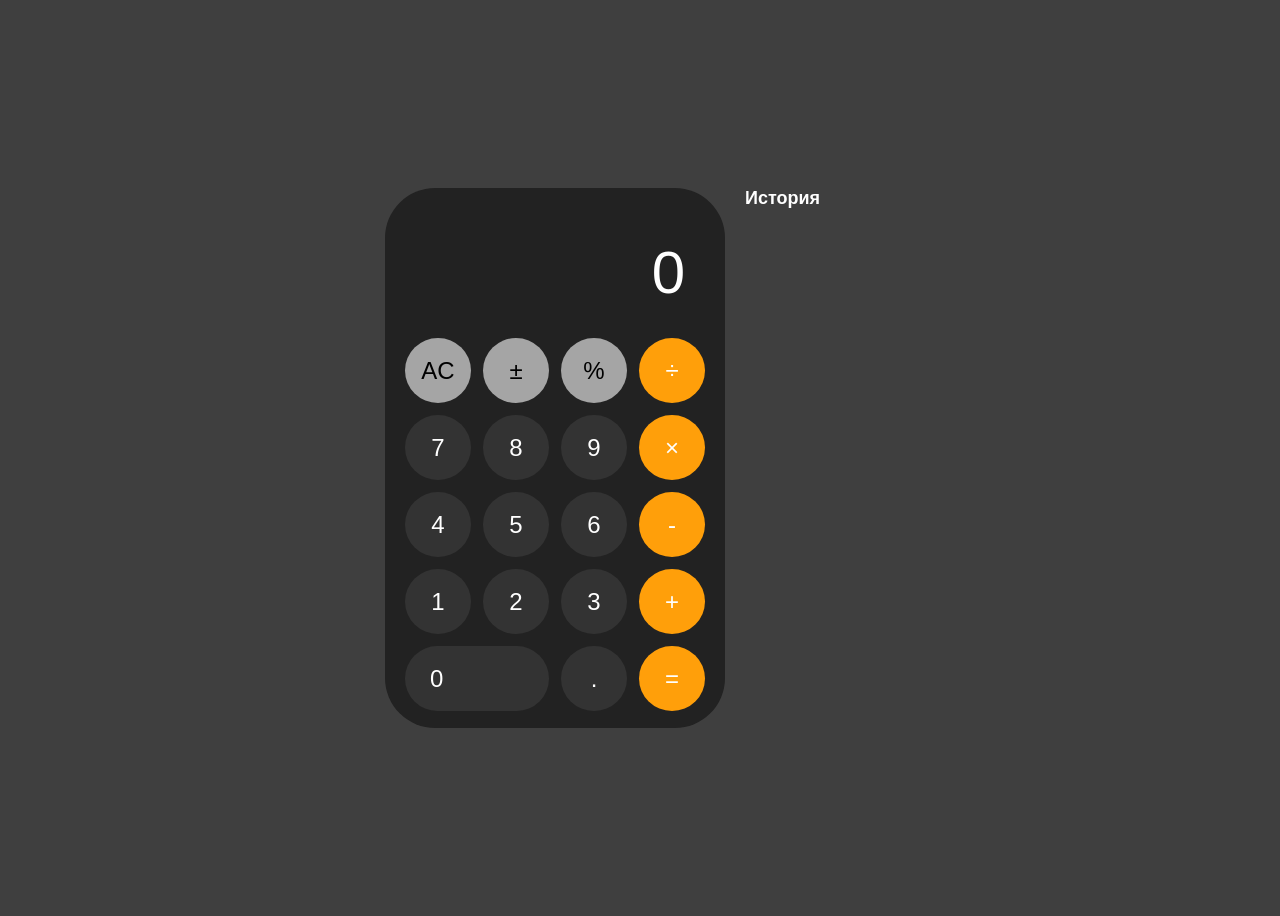
<file: calculator/index.html>
<!doctype html>
<html lang="'ru">
  <head>
    <meta charset="UTF-8" />
    <title>Калькулятор</title>
    <link rel="stylesheet" href="style.css" />
  </head>
  <body>
    <div class="calculator-wrapper">
      <div class="calculator">
        <!-- Экран -->
        <div class="display" id="display">0</div>

        <!-- Кнопки -->
        <div class="buttons">
          <button class="btn gray clear">AC</button>
          <button class="btn gray">±</button>
          <button class="btn gray">%</button>
          <button class="btn orange operator" data-op="/">÷</button>

          <button class="btn" data-number="7">7</button>
          <button class="btn" data-number="8">8</button>
          <button class="btn" data-number="9">9</button>
          <button class="btn orange operator" data-op="*">×</button>

          <button class="btn" data-number="4">4</button>
          <button class="btn" data-number="5">5</button>
          <button class="btn" data-number="6">6</button>
          <button class="btn orange operator" data-op="-">-</button>

          <button class="btn" data-number="1">1</button>
          <button class="btn" data-number="2">2</button>
          <button class="btn" data-number="3">3</button>
          <button class="btn orange operator" data-op="+">+</button>

          <button class="btn zero" data-number="0">0</button>
          <button class="btn" data-number=".">.</button>
          <button class="btn equal">=</button>
        </div>
      </div>

      <div class="history">
        <h3>История</h3>
        <ul id="history-list"></ul>
      </div>
    </div>

    <script src="script.js"></script>
  </body>
</html>
</file>
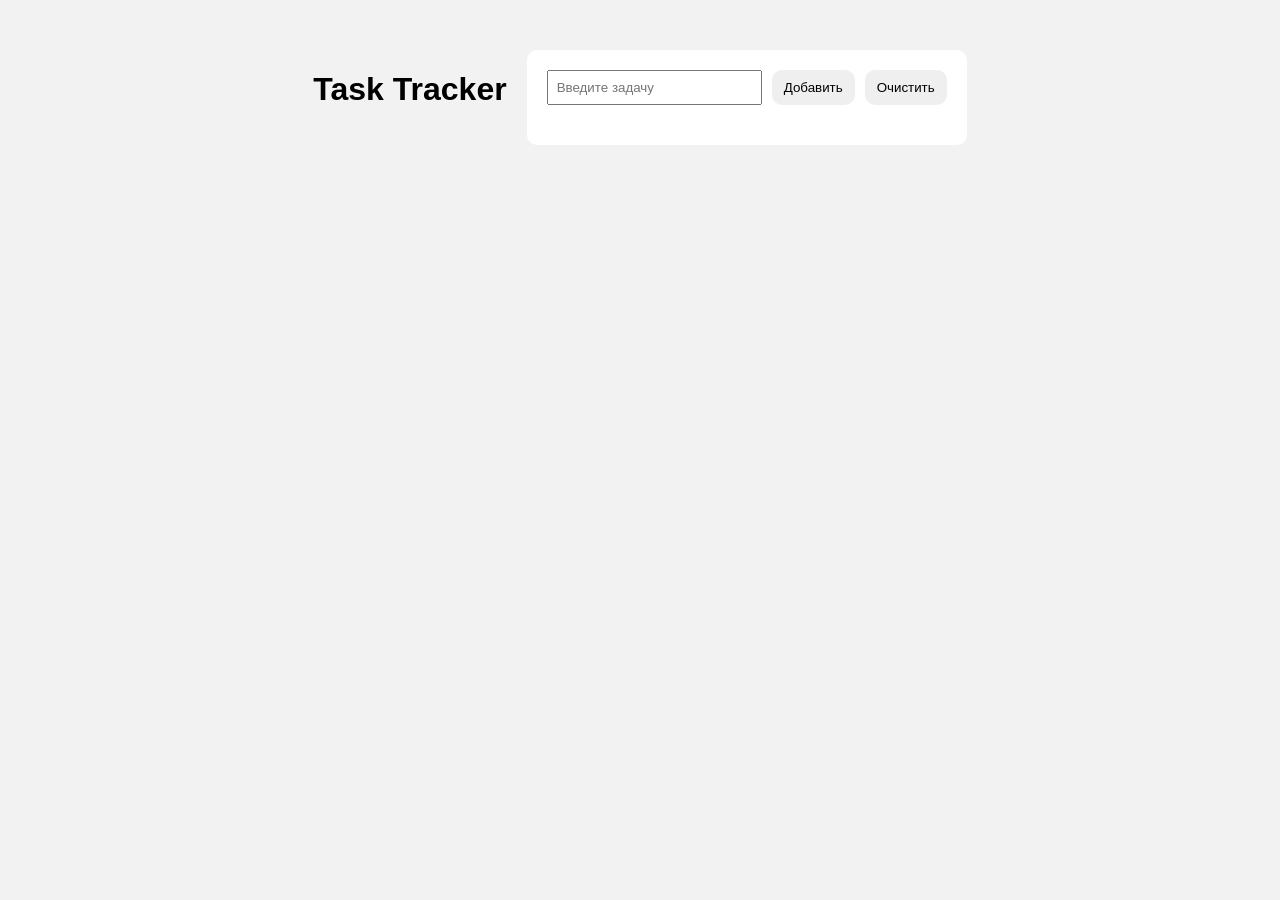
<file: task tracker/index.html>
<!doctype html>
<html lang="ru">
  <head>
    <meta charset="UTF-8" />
    <title>Task Tracker</title>
    <link rel="stylesheet" href="style.css" />
  </head>
  <body>
    <h1>Task Tracker</h1>

    <div class="app">

        <div class="input-block">
            <input id="taskInput" type="text" placeholder="Введите задачу">
            <button id="addBtn">Добавить</button>
            <button id="clearBtn">Очистить</button>
        </div>

        <ul id="taskList"></ul>
    </div>

    <script src="script.js"></script>

  </body>
</html>
</file>
<file: calculator/style.css>
body {
  background: #3f3f3f;
  display: flex;
  justify-content: center;
  align-items: center;
  height: 100vh;
  font-family: -apple-system, BlinkMacSystemFont, sans-serif;
}

/* CALCULATOR */
.calculator {
  height: 500px;
  width: 300px;
  background-color: #222;
  padding: 20px;
  border-radius: 50px;
}

.display {
  color: white;
  font-size: 60px;
  text-align: right;
  padding: 20px;
  overflow: hidden;
  height: 90px;
  line-height: 90px;
}

.buttons {
  display: grid;
  grid-template-columns: repeat(4, 1fr);
  gap: 12px;
}

.btn {
  height: 65px;
  border: none;
  border-radius: 50%;
  font-size: 24px;
  color: white;
  background: #333;
  cursor: pointer;
}

.bth:hover {
  filter: brightness(1.2);
}

.btn:active {
  transform: scale(0.92);
  opacity: 0.7;
}

.gray {
  background: #a5a5a5;
  color: black;
}

.orange {
  background: #ff9f0a;
}

.equal {
  background: #ff9f0a;
}

.zero {
  grid-column: span 2;
  border-radius: 40px;
  text-align: left;
  padding-left: 25px;
}

/* HISTORY */
.calculator-wrapper {
  display: flex;
  gap: 20px;
  align-items: flex-start;
}

.history {
  color: white;
  max-height: 400px;
  overflow-y: auto;
  width: 150px;
}

.history h3 {
  margin: 0 0 10px 0;
  font-size: 18px;
}

.history ul {
  list-style: none;
  padding: 0;
  margin: 0;
}

.history li{
  margin-bottom: 5px;
  font-size: 16px;
}
</file>
<file: task tracker/style.css>
body{
    font-family: Arial;
    display: flex;
    gap: 20px;
    background: #f2f2f2;
    justify-content: center;
    margin-top: 50px;
}

.app {
    background: white;
    padding: 20px;
    border-radius: 10px;
    width: 400px;
}

h1 {
    text-align: center;
}

.input-block {
    display: flex;
    gap: 10px;
}

input{
    flex: 1;
    padding: 8px;
}

button{
    padding: 8px 12px;
    cursor: pointer;
    border: none;
    border-radius: 10px;
}

ul{
    list-style: none;
    padding: 0;
    margin-top: 20px;
}

li{
    background: #eee;
    padding: 10px;
    margin-bottom: 10px;
    display: flex;
    justify-content: space-between;
}

.done{
    text-decoration: line-through;
    opacity: 0.6;
}
</file>
